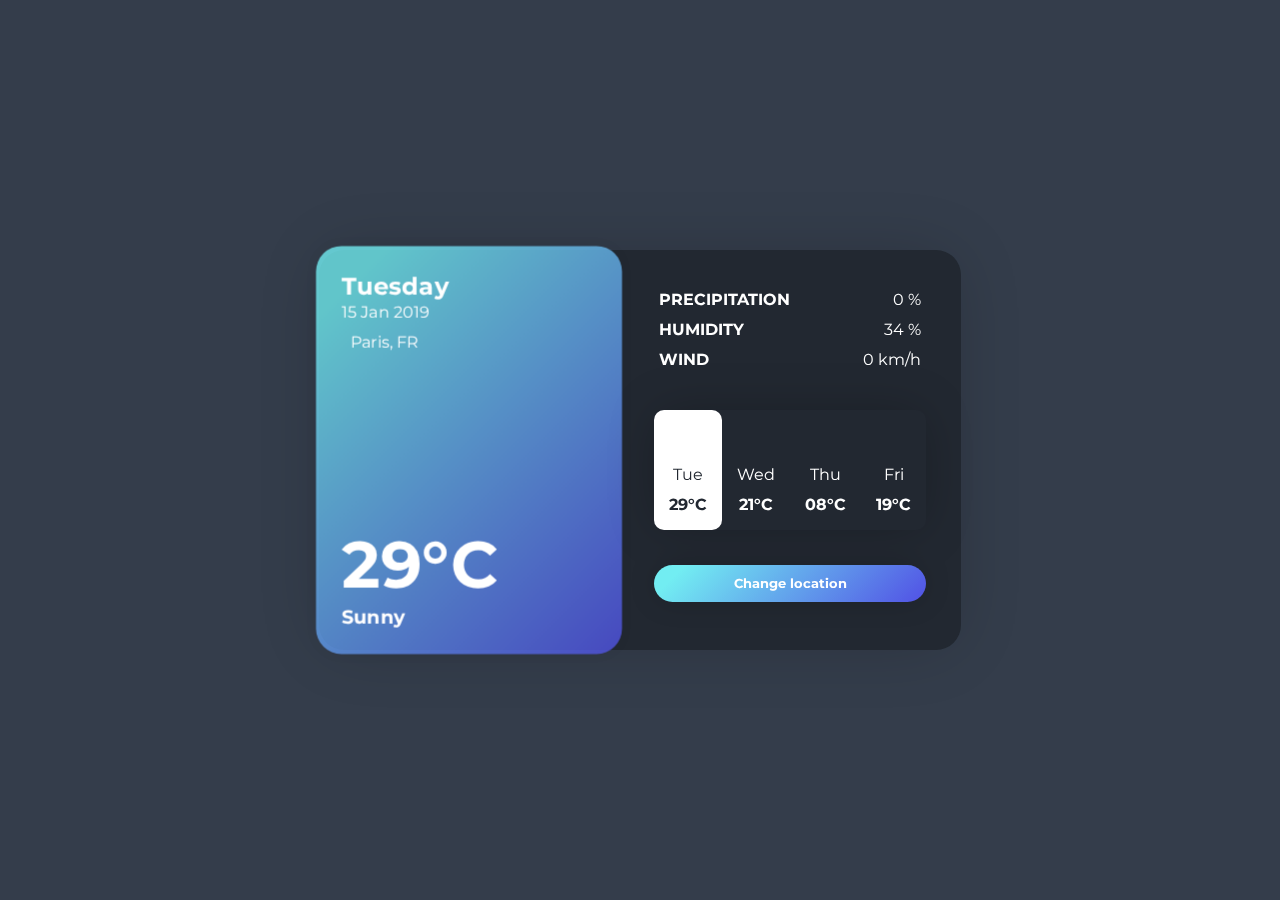
<file: index.html>
<!DOCTYPE html>
<html lang="en">
<head>
    <meta charset="UTF-8">
    <meta name="viewport" content="width=device-width, initial-scale=1.0">
    <title>MGK Weather</title>
	<link rel="stylesheet" href="https://cdnjs.cloudflare.com/ajax/libs/font-awesome/5.15.3/css/all.min.css">

   <link href="./style.css" rel="stylesheet"> 

</head>
<body>
    
<div class="container">
    <div class="weather-side">
        <div class="weather-gradient"></div>
        <div class="date-container">
            <h2 class="date-dayname">Tuesday</h2>
            <span class="date-day">15 Jan 2019</span>
            <i class="location-icon" data-feather="map-pin"></i>
            <span class="location">Paris, FR</span>
        </div>
        <div class="weather-container">
            <i class="weather-icon" data-feather="sun"></i>
            <h1 class="weather-temp">29°C</h1>
            <h3 class="weather-desc">Sunny</h3>
        </div>
    </div>
    <div class="info-side">
        <div class="today-info-container">
            <div class="today-info">
                <div class="precipitation">
                    <span class="title">PRECIPITATION</span>
                    <span class="value">0 %</span>
                    <div class="clear"></div>
                </div>
                <div class="humidity">
                    <span class="title">HUMIDITY</span>
                    <span class="value">34 %</span>
                    <div class="clear"></div>
                </div>
                <div class="wind">
                    <span class="title">WIND</span>
                    <span class="value">0 km/h</span>
                    <div class="clear"></div>
                </div>
            </div>
        </div>
        <div class="week-container">
            <ul class="week-list">
                <li class="active">
                    <i class="day-icon" data-feather="sun"></i>
                    <span class="day-name">Tue</span>
                    <span class="day-temp">29°C</span>
                </li>
                <li>
                    <i class="day-icon" data-feather="cloud"></i>
                    <span class="day-name">Wed</span>
                    <span class="day-temp">21°C</span>
                </li>
                <li>
                    <i class="day-icon" data-feather="cloud-snow"></i>
                    <span class="day-name">Thu</span>
                    <span class="day-temp">08°C</span>
                </li>
                <li>
                    <i class="day-icon" data-feather="cloud-rain"></i>
                    <span class="day-name">Fri</span>
                    <span class="day-temp">19°C</span>
                </li>
                <div class="clear"></div>
            </ul>
        </div>
        <div class="location-container">
            <!-- Add an ID to the button for easier JavaScript access -->
            <button id="change-location-button" class="location-button"> <i data-feather="map-pin"></i><span>Change location</span></button>
        </div>
    </div>
</div>


<script src="./script.js"></script>

</body>
</html>
</file>
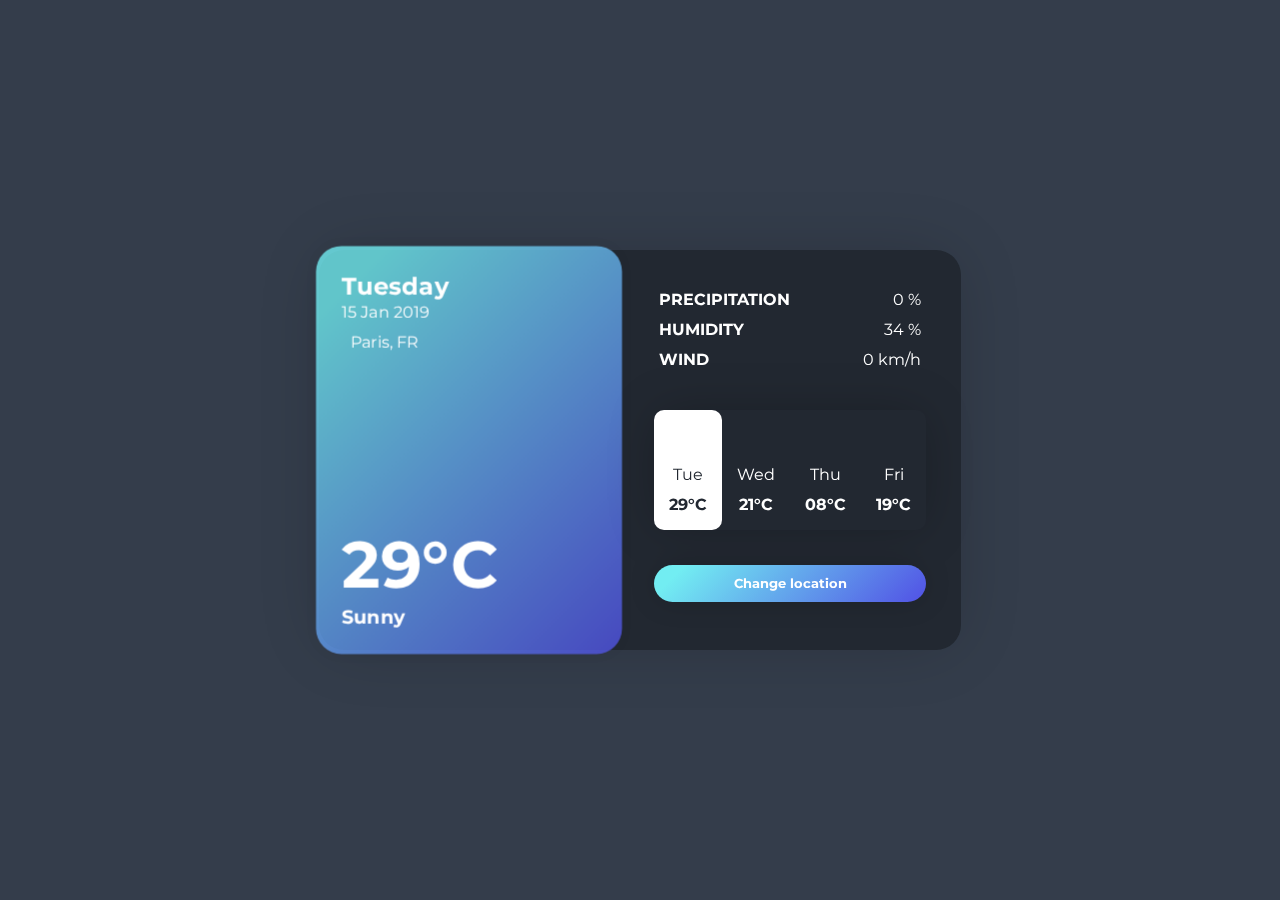
<file: weather.html>
<!DOCTYPE html>
<html lang="en">
<head>
    <meta charset="UTF-8">
    <meta name="viewport" content="width=device-width, initial-scale=1.0">
    <title>MGK Weather</title>
	<link rel="stylesheet" href="https://cdnjs.cloudflare.com/ajax/libs/font-awesome/5.15.3/css/all.min.css">

   <link href="./style.css" rel="stylesheet"> 

</head>
<body>
    
<div class="container">
    <div class="weather-side">
        <div class="weather-gradient"></div>
        <div class="date-container">
            <h2 class="date-dayname">Tuesday</h2>
            <span class="date-day">15 Jan 2019</span>
            <i class="location-icon" data-feather="map-pin"></i>
            <span class="location">Paris, FR</span>
        </div>
        <div class="weather-container">
            <i class="weather-icon" data-feather="sun"></i>
            <h1 class="weather-temp">29°C</h1>
            <h3 class="weather-desc">Sunny</h3>
        </div>
    </div>
    <div class="info-side">
        <div class="today-info-container">
            <div class="today-info">
                <div class="precipitation">
                    <span class="title">PRECIPITATION</span>
                    <span class="value">0 %</span>
                    <div class="clear"></div>
                </div>
                <div class="humidity">
                    <span class="title">HUMIDITY</span>
                    <span class="value">34 %</span>
                    <div class="clear"></div>
                </div>
                <div class="wind">
                    <span class="title">WIND</span>
                    <span class="value">0 km/h</span>
                    <div class="clear"></div>
                </div>
            </div>
        </div>
        <div class="week-container">
            <ul class="week-list">
                <li class="active">
                    <i class="day-icon" data-feather="sun"></i>
                    <span class="day-name">Tue</span>
                    <span class="day-temp">29°C</span>
                </li>
                <li>
                    <i class="day-icon" data-feather="cloud"></i>
                    <span class="day-name">Wed</span>
                    <span class="day-temp">21°C</span>
                </li>
                <li>
                    <i class="day-icon" data-feather="cloud-snow"></i>
                    <span class="day-name">Thu</span>
                    <span class="day-temp">08°C</span>
                </li>
                <li>
                    <i class="day-icon" data-feather="cloud-rain"></i>
                    <span class="day-name">Fri</span>
                    <span class="day-temp">19°C</span>
                </li>
                <div class="clear"></div>
            </ul>
        </div>
        <div class="location-container">
            <!-- Add an ID to the button for easier JavaScript access -->
            <button id="change-location-button" class="location-button"> <i data-feather="map-pin"></i><span>Change location</span></button>
        </div>
    </div>
</div>


<script src="./script.js"></script>

</body>
</html>
</file>
<file: style.css>
@import url('https://fonts.googleapis.com/css?family=Montserrat:400,700,900&display=swap');

:root {
	--gradient: linear-gradient( 135deg, #72EDF2 10%, #5151E5 100%);
}

* {
	-webkit-box-sizing: border-box;
	        box-sizing: border-box;
	line-height: 1.25em;
}

.clear {
	clear: both;
}

body {
	margin: 0;
	width: 100%;
	height: 100vh;
	font-family: 'Montserrat', sans-serif;
	background-color: #343d4b;
	display: -webkit-box;
	display: -ms-flexbox;
	display: flex;
	-webkit-box-align: center;
	    -ms-flex-align: center;
	        align-items: center;
	-webkit-box-pack: center;
	    -ms-flex-pack: center;
	        justify-content: center;
}

.container {
	border-radius: 25px;
	-webkit-box-shadow: 0 0 70px -10px rgba(0, 0, 0, 0.2);
	        box-shadow: 0 0 70px -10px rgba(0, 0, 0, 0.2);
	background-color: #222831;
	color: #ffffff;
	height: 400px;
}

.weather-side {
	position: relative;
	height: 100%;
	border-radius: 25px;
	background-image: url("https://images.unsplash.com/photo-1559963110-71b394e7494d?ixlib=rb-1.2.1&ixid=eyJhcHBfaWQiOjEyMDd9&auto=format&fit=crop&w=675&q=80");
	width: 300px;
	-webkit-box-shadow: 0 0 20px -10px rgba(0, 0, 0, 0.2);
	        box-shadow: 0 0 20px -10px rgba(0, 0, 0, 0.2);
	-webkit-transition: -webkit-transform 300ms ease;
	transition: -webkit-transform 300ms ease;
	-o-transition: transform 300ms ease;
	transition: transform 300ms ease;
	transition: transform 300ms ease, -webkit-transform 300ms ease;
	-webkit-transform: translateZ(0) scale(1.02) perspective(1000px);
	        transform: translateZ(0) scale(1.02) perspective(1000px);
	float: left;
}

.weather-side:hover {
	-webkit-transform: scale(1.1) perspective(1500px) rotateY(10deg);
	        transform: scale(1.1) perspective(1500px) rotateY(10deg);
}

.weather-gradient {
	position: absolute;
	width: 100%;
	height: 100%;
	top: 0;
	left: 0;
	background-image: var(--gradient);
	border-radius: 25px;
	opacity: 0.8;
}

.date-container {
	position: absolute;
	top: 25px;
	left: 25px;
}

.date-dayname {
	margin: 0;
}

.date-day {
	display: block;
}

.location {
	display: inline-block;
	margin-top: 10px;
}

.location-icon {
	display: inline-block;
	height: 0.8em;
	width: auto;
	margin-right: 5px;
}

.weather-container {
	position: absolute;
	bottom: 25px;
	left: 25px;
}

.weather-icon.feather {
	height: 60px;
	width: auto;
}

.weather-temp {
	margin: 0;
	font-weight: 700;
	font-size: 4em;
}

.weather-desc {
	margin: 0;
}

.info-side {
	position: relative;
	float: left;
	height: 100%;
	padding-top: 25px;
}

.today-info {
	padding: 15px;
	margin: 0 25px 25px 25px;
/* 	box-shadow: 0 0 50px -5px rgba(0, 0, 0, 0.25); */
	border-radius: 10px;
}

.today-info>div:not(:last-child) {
	margin: 0 0 10px 0;
}

.today-info>div .title {
	float: left;
	font-weight: 700;
}

.today-info>div .value {
	float: right;
}

.week-list {
	list-style-type: none;
	padding: 0;
	margin: 10px 35px;
	-webkit-box-shadow: 0 0 50px -5px rgba(0, 0, 0, 0.25);
	        box-shadow: 0 0 50px -5px rgba(0, 0, 0, 0.25);
	border-radius: 10px;
	
}

.week-list>li {
	float: left;
	padding: 15px;
	cursor: pointer;
	-webkit-transition: 200ms ease;
	-o-transition: 200ms ease;
	transition: 200ms ease;
	border-radius: 10px;
}

.week-list>li:hover {
	-webkit-transform: scale(1.1);
	    -ms-transform: scale(1.1);
	        transform: scale(1.1);
	background: #fff;
	color: #222831;
	-webkit-box-shadow: 0 0 40px -5px rgba(0, 0, 0, 0.2);
	        box-shadow: 0 0 40px -5px rgba(0, 0, 0, 0.2)
}

.week-list>li.active {
	background: #fff;
	color: #222831;
	border-radius: 10px;
}

.week-list>li .day-name {
	display: block;
	margin: 10px 0 0 0;
	text-align: center;
}

.week-list>li .day-icon {
	display: block;
	height: 30px;
	width: auto;
	margin: 0 auto;
}

.week-list>li .day-temp {
	display: block;
	text-align: center;
	margin: 10px 0 0 0;
	font-weight: 700;
}

.location-container {
	padding: 25px 35px;
}

.location-button {
	outline: none;
	width: 100%;
	-webkit-box-sizing: border-box;
	        box-sizing: border-box;
	border: none;
	border-radius: 25px;
	padding: 10px;
	font-family: 'Montserrat', sans-serif;
	background-image: var(--gradient);
	color: #ffffff;
	font-weight: 700;
	-webkit-box-shadow: 0 0 30px -5px rgba(0, 0, 0, 0.25);
	        box-shadow: 0 0 30px -5px rgba(0, 0, 0, 0.25);
	cursor: pointer;
	-webkit-transition: -webkit-transform 200ms ease;
	transition: -webkit-transform 200ms ease;
	-o-transition: transform 200ms ease;
	transition: transform 200ms ease;
	transition: transform 200ms ease, -webkit-transform 200ms ease;
}

.location-button:hover {
	-webkit-transform: scale(0.95);
	    -ms-transform: scale(0.95);
	        transform: scale(0.95);
}

.location-button .feather {
	height: 1em;
	width: auto;
	margin-right: 5px;
}
</file>
